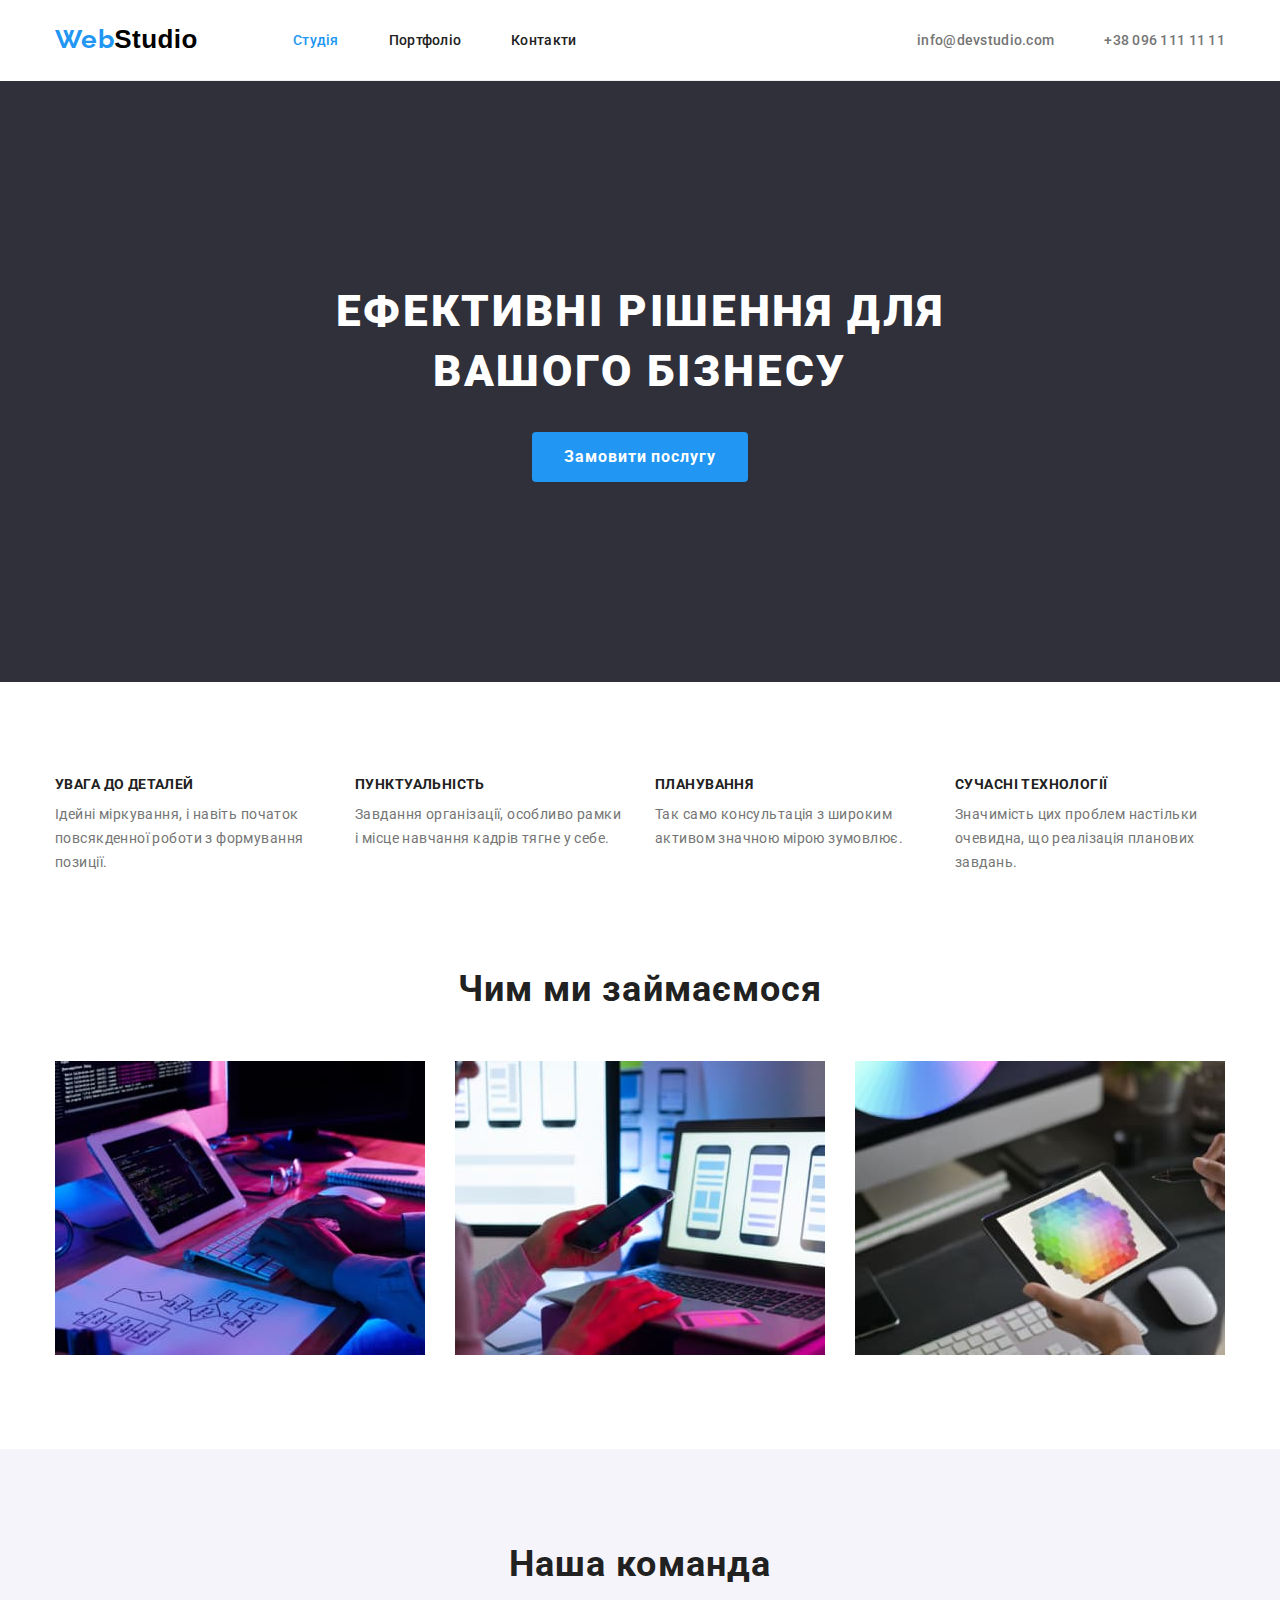
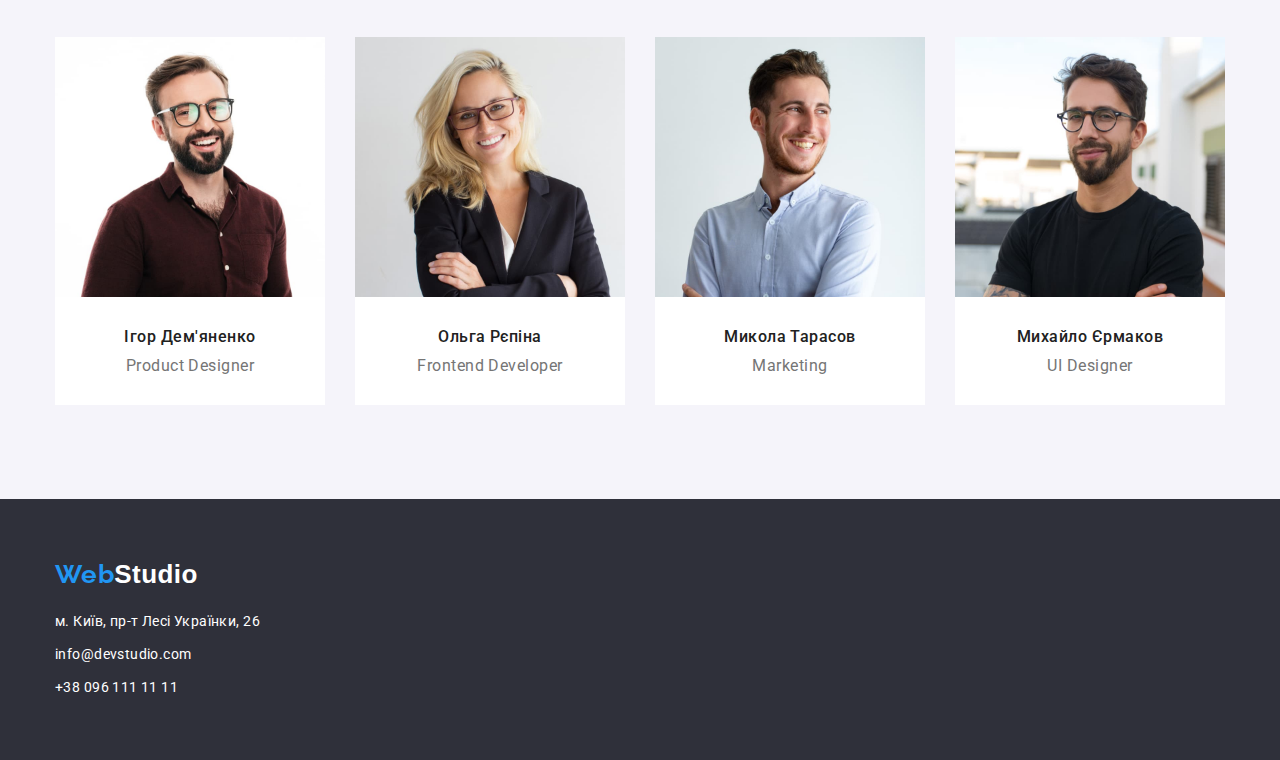
<file: index.html>
<!DOCTYPE html>
<html lang="uk">
  <head>
    <meta charset="UTF-8" />
    <meta http-equiv="X-UA-Compatible" content="IE=edge" />
    <meta name="viewport" content="width=device-width, initial-scale=1.0" />
    <title>Document</title>
    <link rel="preconnect" href="https://fonts.googleapis.com" />
    <link rel="preconnect" href="https://fonts.gstatic.com" crossorigin />
    <link
      href="https://fonts.googleapis.com/css2?family=Raleway:wght@700&family=Roboto:wght@400;500;700;900&display=swap"
      rel="stylesheet"
    />
    <link
      rel="stylesheet"
      href="https://cdnjs.cloudflare.com/ajax/libs/modern-normalize/1.1.0/modern-normalize.min.css"
    />

    <link rel="stylesheet" href="./CSS/styles.css" />
  </head>
  <body>
    <header class="page-header">
      <div class="container header">
        <nav class="main-nav">
          <a href="/" class="logo"><span class="half-logo">Web</span>Studio</a>

          <ul class="site-nav list">
            <li class="item">
              <a href="" class="site-nav-link current">Студія</a>
            </li>
            <li class="item">
              <a
                href="./portfolio.html"
                class="site-nav-portfolio"
                target="_blank"
                rel="noopener noreferrer"
                >Портфоліо</a
              >
            </li>
            <li class="item">
              <a href="" class="site-nav-contacts">Контакти</a>
            </li>
          </ul>
        </nav>
        <ul class="info-link list">
          <li class="element">
            <a href="mailto:info@devstudio.com">info@devstudio.com</a>
          </li>
          <li><a href="tel:+380961111111">+38 096 111 11 11</a></li>
        </ul>
      </div>
    </header>

    <main>
      <section class="hero">
        <h1 class="hero-headline">Ефективні рішення для вашого бізнесу</h1>
        <button type="button" class="main-button">Замовити послугу</button>
      </section>

      <section class="main-ideas">
        <div class="container">
          <h2 class="visually-hidden">Особливості</h2>

          <ul class="features list">
            <li сlass="features-items">
              <h3 class="small-headings">УВАГА ДО ДЕТАЛЕЙ</h3>
              <p class="description">
                Ідейні міркування, і навіть початок повсякденної роботи з
                формування позиції.
              </p>
            </li>
            <li class="features-items">
              <h3 class="small-headings">ПУНКТУАЛЬНІСТЬ</h3>
              <p class="description">
                Завдання організації, особливо рамки і місце навчання кадрів
                тягне у себе.
              </p>
            </li>
            <li class="features-items">
              <h3 class="small-headings">ПЛАНУВАННЯ</h3>
              <p class="description">
                Так само консультація з широким активом значною мірою зумовлює.
              </p>
            </li>
            <li class="features-items">
              <h3 class="small-headings">СУЧАСНІ ТЕХНОЛОГІЇ</h3>
              <p class="description">
                Значимість цих проблем настільки очевидна, що реалізація
                планових завдань.
              </p>
            </li>
          </ul>
        </div>
      </section>

      <section class="section">
        <div class="container">
          <h2 class="section-headings">Чим ми займаємося</h2>
          <ul class="section-images list">
            <li>
              <img
                src="./images/code_typing.jpg"
                alt="набір коду"
                width="370"
                class=""
              />
            </li>
            <li>
              <img
                src="./images/phone_check.jpg"
                width="370"
                class=""
                alt="перевірка смартфону"
              />
            </li>
            <li>
              <img
                src="./images/choosing_color.jpg"
                width="370"
                alt="вибір кольору"
                class=""
              />
            </li>
          </ul>
        </div>
      </section>

      <section class="section-team">
        <div class="container">
          <h2 class="section-headings bottom">Наша команда</h2>

          <ul class="team list">
            <li class="team-members">
              <img
                src="./images/product_designer.jpg"
                width="270"
                alt="фото Ігоря"
                class="team-photo"
              />
              <div class="team-item">
                <h3 class="team-names">Ігор Дем'яненко</h3>
                <p class="team-positions" lang="en">Product Designer</p>
              </div>
            </li>
            <li class="team-members">
              <img
                src="./images/frontend_developer.jpg"
                width="270"
                alt="фото Ольги"
                class="team-photo"
              />
              <div class="team-item">
                <h3 class="team-names">Ольга Рєпіна</h3>
                <p class="team-positions" lang="en">Frontend Developer</p>
              </div>
            </li>

            <li class="team-members">
              <img
                src="./images/marketing.jpg"
                width="270"
                alt="фото Миколи"
                class="team-photo"
              />
              <div class="team-item">
                <h3 class="team-names">Микола Тарасов</h3>
                <p class="team-positions" lang="en">Marketing</p>
              </div>
            </li>

            <li class="team-members">
              <img
                src="./images/UI_designer.jpg"
                width="270"
                alt="фото Михайла"
                class="team-photo"
              />
              <div class="team-item">
                <h3 class="team-names">Михайло Єрмаков</h3>
                <p class="team-positions" lang="en">UI Designer</p>
              </div>
            </li>
          </ul>
        </div>
      </section>
    </main>

    <footer class="page-footer">
      <div class="container">
        <a href="/" class="bottom-logo"
          ><span class="half-logo">Web</span>Studio</a
        >
        <address class="address">
          <ul class="contacts list">
            <li class="address-list">
              <a class="contacts-details" href=""
                >м. Київ, пр-т Лесі Українки, 26</a
              >
            </li>
            <li class="address-list">
              <a class="contacts-details" href="mailto:info@devstudio.com"
                >info@devstudio.com</a
              >
            </li>
            <li class="address-list">
              <a class="contacts-details" href="tel:+380961111111"
                >+38 096 111 11 11</a
              >
            </li>
          </ul>
        </address>
      </div>
    </footer>
  </body>
</html>
</file>
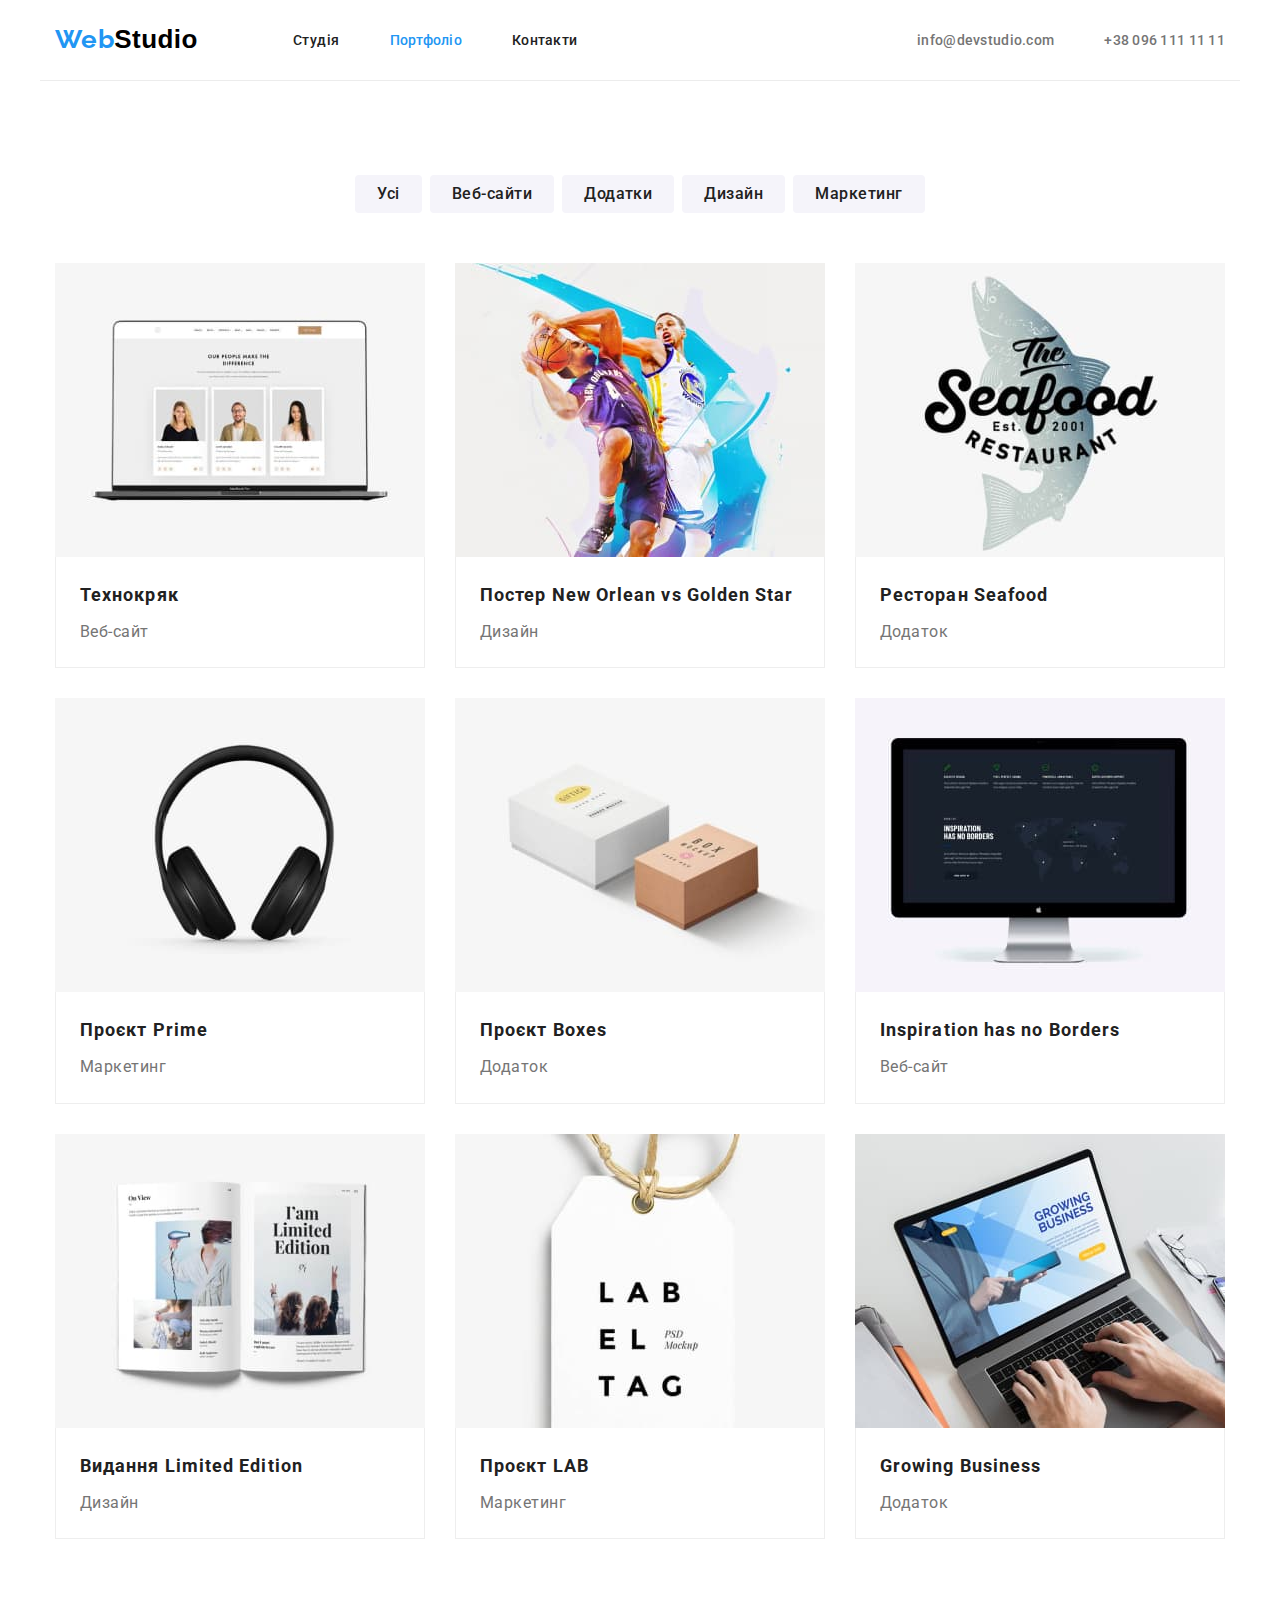
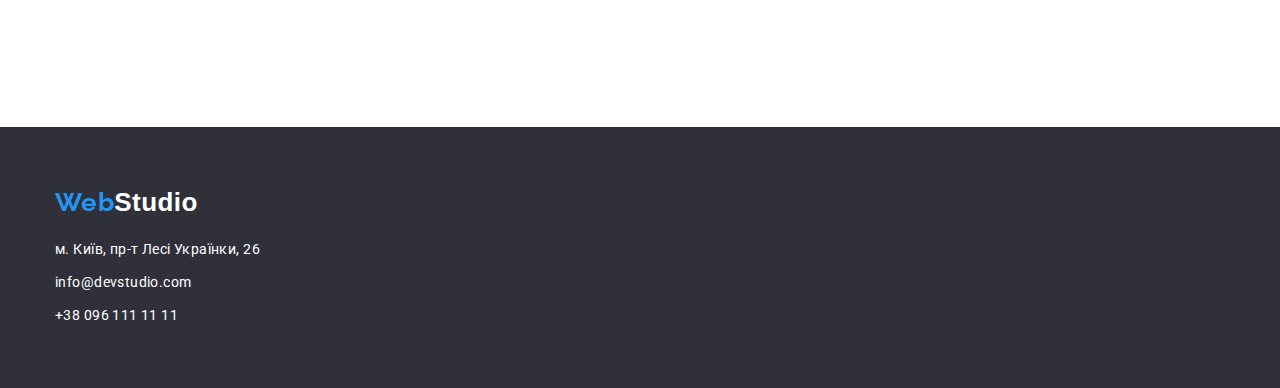
<file: portfolio.html>
<!DOCTYPE html>
<html lang="uk">
  <head>
    <meta charset="UTF-8" />
    <meta http-equiv="X-UA-Compatible" content="IE=edge" />
    <meta name="viewport" content="width=device-width, initial-scale=1.0" />
    <title>Document</title>
    <link rel="preconnect" href="https://fonts.googleapis.com" />
    <link rel="preconnect" href="https://fonts.gstatic.com" crossorigin />
    <link
      href="https://fonts.googleapis.com/css2?family=Raleway:wght@700&family=Roboto:wght@400;500;700;900&display=swap"
      rel="stylesheet"
    />
    <link
      rel="stylesheet"
      href="https://cdnjs.cloudflare.com/ajax/libs/modern-normalize/1.1.0/modern-normalize.min.css"
    />
    <link rel="stylesheet" href="./CSS/styles.css" />
  </head>

  <body>
    <header class="page-header">
      <div class="container header">
        <nav class="main-nav">
          <a href="/" class="logo"><span class="half-logo">Web</span>Studio</a>
          <ul class="site-nav list">
            <li>
              <a
                href="./index.html"
                class="site-nav-studio"
                target="_blank"
                rel="noopener noreferrer"
                >Студія</a
              >
            </li>
            <li>
              <a href="/" class="site-nav-link current">Портфоліо</a>
            </li>
            <li><a href="" class="site-nav-contacts">Контакти</a></li>
          </ul>
        </nav>
        <ul class="info-link list">
          <li><a href="mailto:info@devstudio.com">info@devstudio.com</a></li>
          <li><a href="tel:+380961111111">+38 096 111 11 11</a></li>
        </ul>
      </div>
    </header>

    <main>
      <section class="works">
        <div class="container">
          <h1 hidden>Наші роботи</h1>
          <ul class="button list">
            <li><button type="button" class="button-filters">Усі</button></li>
            <li>
              <button type="button" class="button-filters">Веб-сайти</button>
            </li>
            <li>
              <button type="button" class="button-filters">Додатки</button>
            </li>
            <li>
              <button type="button" class="button-filters">Дизайн</button>
            </li>
            <li>
              <button type="button" class="button-filters">Маркетинг</button>
            </li>
          </ul>

          <ul class="catalog list">
            <li class="catalog-items">
              <img
                src="./images/techno.jpg"
                width="370"
                alt="технокряк"
                class="catalog-images"
              />
              <div class="catalog-text">
                <h2 class="catalog-title">Технокряк</h2>
                <p class="application">Веб-сайт</p>
              </div>
            </li>

            <li class="catalog-items">
              <img
                src="./images/poster.jpg"
                width="370"
                alt="постер гри"
                class="catalog-images"
              />
              <div class="catalog-text">
                <h2 class="catalog-title">Постер New Orlean vs Golden Star</h2>
                <p class="application">Дизайн</p>
              </div>
            </li>
            <li class="catalog-items">
              <img
                src="./images/seafood.jpg"
                width="370"
                alt="риба"
                class="catalog-images"
              />
              <div class="catalog-text">
                <h2 class="catalog-title">Ресторан Seafood</h2>
                <p class="application">Додаток</p>
              </div>
            </li>
            <li class="catalog-items">
              <img
                src="./images/headphones.jpg"
                width="370"
                alt="навушники"
                class="catalog-images"
              />
              <div class="catalog-text">
                <h2 class="catalog-title">Проєкт Prime</h2>
                <p class="application">Маркетинг</p>
              </div>
            </li>
            <li class="catalog-items">
              <img
                src="./images/boxes.jpg"
                width="370"
                alt="коробки"
                class="catalog-images"
              />
              <div class="catalog-text">
                <h2 class="catalog-title">Проєкт Boxes</h2>
                <p class="application">Додаток</p>
              </div>
            </li>
            <li class="catalog-items">
              <img
                src="./images/screen.jpg"
                width="370"
                alt="монітор"
                class="catalog-images"
              />
              <div class="catalog-text">
                <h2 class="catalog-title">Inspiration has no Borders</h2>
                <p class="application">Веб-сайт</p>
              </div>
            </li>
            <li class="catalog-items">
              <img
                src="./images/book.jpg"
                width="370"
                alt="книга"
                class="catalog-images"
              />
              <div class="catalog-text">
                <h2 class="catalog-title">Видання Limited Edition</h2>
                <p class="application">Дизайн</p>
              </div>
            </li>
            <li class="catalog-items">
              <img
                src="./images/lab.jpg"
                width="370"
                alt="бірка"
                class="catalog-images"
              />
              <div class="catalog-text">
                <h2 class="catalog-title">Проєкт LAB</h2>
                <p class="application">Маркетинг</p>
              </div>
            </li>
            <li class="catalog-items">
              <img
                src="./images/laptop.jpg"
                width="370"
                alt="бірка"
                class="catalog-images"
              />
              <div class="catalog-text">
                <h2 class="catalog-title">Growing Business</h2>
                <p class="application">Додаток</p>
              </div>
            </li>
          </ul>
        </div>
      </section>
    </main>

    <footer class="page-footer">
      <div class="container">
        <a href="/" class="bottom-logo"
          ><span class="half-logo">Web</span>Studio</a
        >
        <address class="address">
          <ul class="contacts list">
            <li class="address-list">
              <a class="contacts-details" href=""
                >м. Київ, пр-т Лесі Українки, 26</a
              >
            </li>
            <li class="address-list">
              <a class="contacts-details" href="mailto:info@devstudio.com"
                >info@devstudio.com</a
              >
            </li>
            <li class="address-list">
              <a class="contacts-details" href="tel:+380961111111"
                >+38 096 111 11 11</a
              >
            </li>
          </ul>
        </address>
      </div>
    </footer>
  </body>
</html>
</file>
<file: CSS/styles.css>
:root {
  --black-color: #000000;
  --primary-text-color: #212121;
  --blue-color: #2196f3;
  --background-color-dark: #2f303a;
  --grey-text-color: #757575;
  --white-color: #ffffff;
  --button-background: #f5f4fa;
  --address-color: rgba(255, 255, 255, 0.6);
  --secondary-white: #f5f5f5;
}
/* index.html */
body {
  background-color: var(--white-color);
  color: var(--primary-text-color);
  font-family: Roboto, sans-serif;
  font-size: 14px;
  font-weight: 400;
  letter-spacing: 0.03em;
}
.list {
  list-style: none;
  padding: 0;
  margin: 0;
}

.container {
  max-width: 1200px;
  padding-left: 15px;
  padding-right: 15px;
  width: 100%;
  margin: 0 auto;
}

h2,
p {
  margin: 0;
}

/* флекс тренінг) */

.container.header {
  display: flex;
  align-items: center;
  justify-content: space-between;
  flex-wrap: wrap;
  border-bottom: 1px solid #ececec;
}

.main-nav {
  display: flex;
  align-items: center;
  justify-content: space-evenly;
}

.main-nav > .logo {
  margin-right: 93px;
  padding-top: 24px;
  padding-bottom: 25px;
}

.site-nav {
  display: flex;
  align-items: center;
  justify-content: space-evenly;
  gap: 50px;
}

.info-link {
  display: flex;
  align-items: center;
  gap: 50px;
  margin-left: auto;
}

.logo {
  color: var(--black-color);
  font-family: Oleo Script, sans-serif;
  font-weight: 700;
  font-size: 26px;
  line-height: 1.2;
  text-decoration: none;
  width: 145px;
}
.half-logo {
  font-family: Raleway, sans-serif;
  color: var(--blue-color);
  font-weight: 700;
  font-size: 26px;
  line-height: 1.2;
  letter-spacing: 0.03em;
}
.site-nav-link.current {
  color: var(--blue-color);
  font-weight: 500;
  line-height: 1.14;
  letter-spacing: 0.02em;
  text-decoration: none;
  padding-top: 32px;
  padding-bottom: 32px;
}

.site-nav-portfolio {
  color: var(--primary-text-color);
  font-weight: 500;
  line-height: 1.14;
  letter-spacing: 0.02em;
  text-decoration: none;
  padding-top: 32px;
  padding-bottom: 32px;
}

.site-nav-portfolio:hover,
.site-nav-portfolio:focus {
  color: var(--blue-color);
}

.site-nav-contacts {
  color: var(--primary-text-color);
  font-weight: 500;
  line-height: 1.14;
  letter-spacing: 0.02em;
  text-decoration: none;
}
.info-link a {
  color: var(--grey-text-color);
  font-weight: 500;
  line-height: 1.14;
  letter-spacing: 0.02em;
  text-decoration: none;
  padding-top: 32px;
  padding-bottom: 32px;
}
.info-link a:hover,
.info-link a:focus {
  color: var(--blue-color);
}

/* основний заголовок */
.hero {
  background-color: var(--background-color-dark);
  text-align: center;
  padding-top: 200px;
  padding-bottom: 200px;
}
.hero-headline {
  color: var(--white-color);
  text-transform: uppercase;
  font-weight: 900;
  font-size: 44px;
  line-height: 1.37;
  letter-spacing: 0.06em;
  margin: 0 auto;
  max-width: 696px;
  margin-bottom: 30px;
}

.main-button {
  background-color: #2196f3;
  color: var(--white-color);
  font-family: Roboto, sans-serif;
  font-weight: 700;
  font-size: 16px;
  line-height: 1.9;
  letter-spacing: 0.06em;
  text-align: center;
  cursor: pointer;
  padding: 10px 32px;
  border-radius: 4px;
  border: none;
  min-width: 216px;

  display: inline-block;
}

/* секція особливості */
.visually-hidden {
  position: absolute;
  width: 1px;
  height: 1px;
  margin: -1px;
  border: 0;
  padding: 0;

  white-space: nowrap;
  clip-path: inset(100%);
  clip: rect(0 0 0 0);
  overflow: hidden;
}

.main-ideas {
  padding-top: 94px;
  padding-bottom: 94px;
}

.features {
  display: flex;
  justify-content: space-between;
  gap: 30px;
}

.small-headings {
  font-size: 14px;
  font-weight: 700;
  line-height: 1.2;
  letter-spacing: 0.03em;
  text-align: left;
  margin-top: 0;
  margin-bottom: 10px;
}
.description {
  color: var(--grey-text-color);
  line-height: 1.7;
  letter-spacing: 0.03em;
  text-align: left;
  margin-top: 0;
  margin-bottom: 0;
  width: 270px;
}
/* чим ми займаємось */
.section {
  padding-bottom: 94px;
}

.section-headings {
  color: var(--primary-text-color);
  font-weight: 700;
  font-size: 36px;
  line-height: 1.2;
  letter-spacing: 0.03em;
  text-align: center;
  margin: 0;
  display: block;
  margin-bottom: 50px;
}
img {
  display: block;
  max-width: 100%;
  height: auto;
}
.section-images {
  display: flex;
  gap: 30px;
  justify-content: space-between;
}

/* секція наша команда */
.section-headings.bottom {
  margin-bottom: 50px;
}

.section-team {
  background-color: var(--button-background);
  padding-top: 94px;
  padding-bottom: 94px;
}

.team {
  display: flex;
  gap: 30px;
}

.team-item {
  padding-top: 30px;
  padding-bottom: 30px;
  background-color: var(--white-color);
}

.team-names {
  font-weight: 500;
  font-size: 16px;
  line-height: 1.2;
  letter-spacing: 0.03em;
  text-align: center;
  margin-top: 0;
  margin-bottom: 10px;
}
.team-positions {
  color: var(--grey-text-color);
  font-weight: 400;
  font-size: 16px;
  line-height: 1.2;
  letter-spacing: 0.03em;
  text-align: center;
  margin-top: 0;
  margin-bottom: 0;
}

/* футер */
.page-footer {
  background-color: #2f303a;
  padding-top: 60px;
  padding-bottom: 60px;
}
.bottom-logo {
  color: var(--white-color);
  font-family: Oleo Script, sans-serif;
  font-weight: 700;
  font-size: 26px;
  line-height: 1.2;
  text-decoration: none;
}
.address {
  font-style: normal;
  margin-top: 20px;
}
.contacts-details {
  color: var(--white-color);
  line-height: 1.7;
  text-align: left;
  text-decoration: none;
}
.contacts .contacts-details:hover,
.contacts .contacts-details:focus {
  color: var(--address-color);
}
.address-list:not(:last-child) {
  margin-bottom: 9px;
}

/* Портфоліо */
.site-nav-studio {
  color: var(--primary-text-color);
  font-weight: 500;
  text-decoration: none;
}

.works {
  padding-top: 94px;
  padding-bottom: 94px;
}

.button {
  display: flex;
  justify-content: center;
  gap: 8px;
  margin-bottom: 50px;
}

.button-filters {
  color: var(--primary-text-color);
  background-color: var(--button-background);
  font-family: Roboto, sans-serif;
  font-weight: 500;
  font-size: 16px;
  line-height: 1.6;
  letter-spacing: 0.03em;
  text-align: center;
  padding: 6px 22px;
  border-radius: 4px;
  border: none;
}

.button-filters:hover,
.button-filters:focus {
  background-color: var(--blue-color);
  color: var(--white-color);
  cursor: pointer;
}

.catalog {
  display: flex;
  flex-wrap: wrap;
  gap: 30px;
  align-items: flex-start;
  padding-bottom: 94px;
}

.catalog-title {
  font-weight: 700;
  font-size: 18px;
  line-height: 2;
  letter-spacing: 0.06em;
  text-decoration: none;
  margin-bottom: 4px;
}
.catalog .application {
  color: var(--grey-text-color);
  font-size: 16px;
  line-height: 1.9;
  letter-spacing: 0.03em;
  text-decoration: none;
}

.catalog-text {
  padding: 20px 24px;
  border-left: 1px solid #eeeeee;
  border-right: 1px solid #eeeeee;
  border-bottom: 1px solid #eeeeee;
}
</file>
